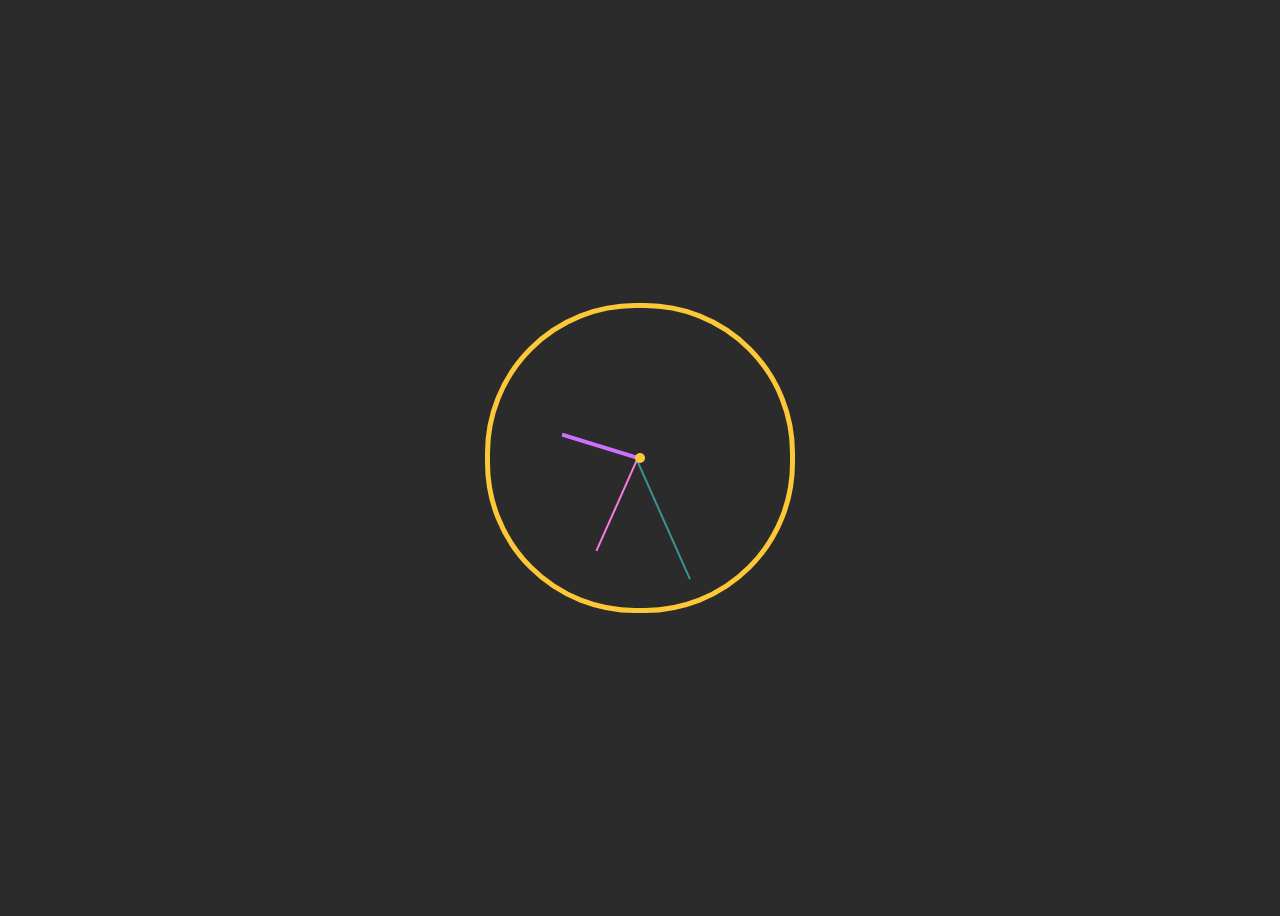
<file: analog_clock/index.html>
<!DOCTYPE html>
<html lang="en">
  <head>
    <meta charset="UTF-8" />
    <meta name="viewport" content="width=device-width, initial-scale=1.0" />
    <link rel="stylesheet" href="styles.css" />
    <title>Analog Clock</title>
  </head>
  <body>
    <main class="clock">
      <div id="seconds-hand"></div>
      <div id="minutes-hand"></div>
      <div id="hours-hand"></div>
      <div id="center"></div>
    </main>
    <script src="script.js"></script>
  </body>
</html>
</file>
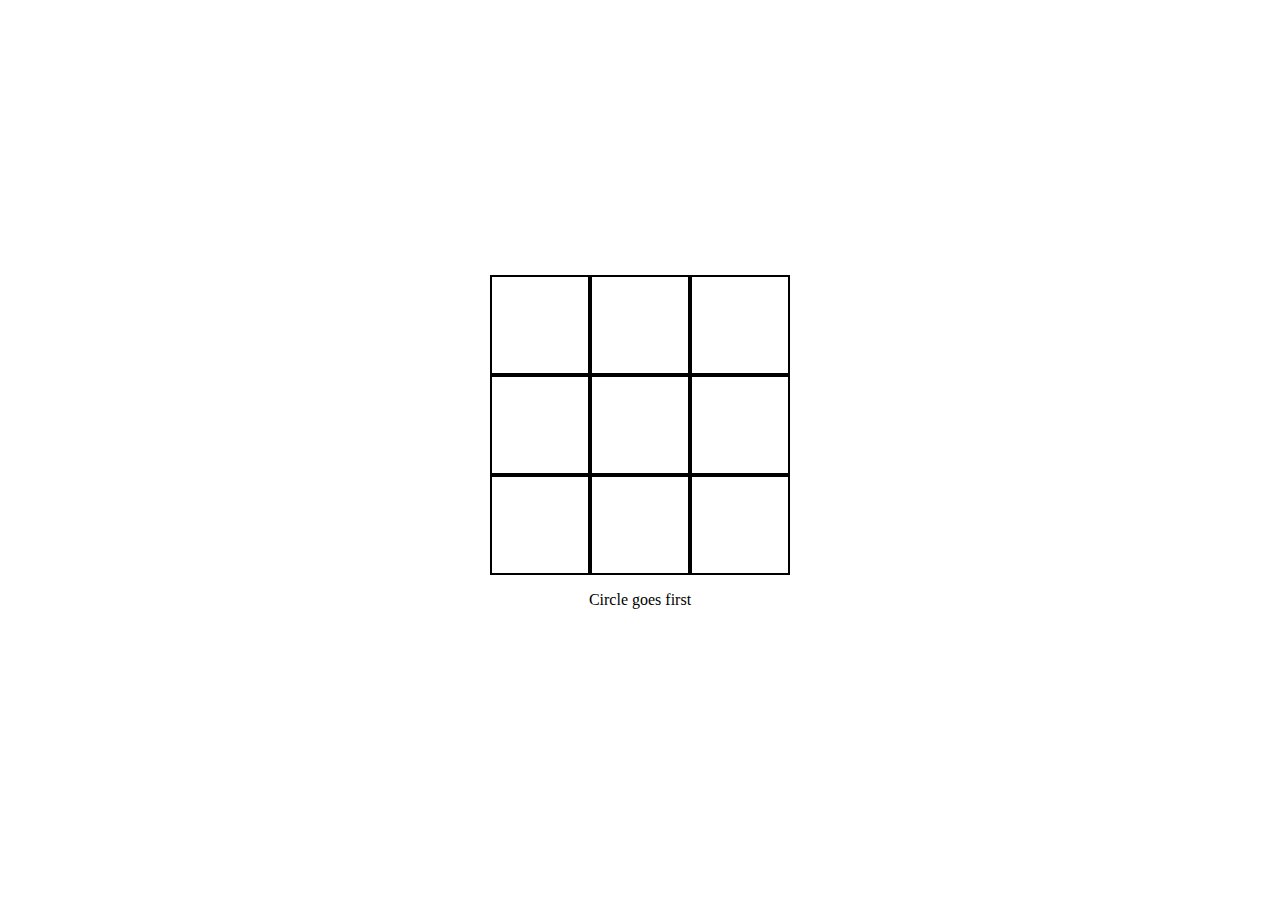
<file: tic-tac-toe/index.html>
<!DOCTYPE html>
<html lang="en">
<head>
 <meta charset="UTF-8">
 <meta name="viewport" content="width=device-width, initial-scale=1.0">
 <link rel="stylesheet" href="styles.css">
 <title>Tic-Tac Toe Game</title>
</head>
<body>
 <div id="gameboard"></div>
  <p id="info"></p>
  <script src="script.js"></script>
</body>
</html>
</file>
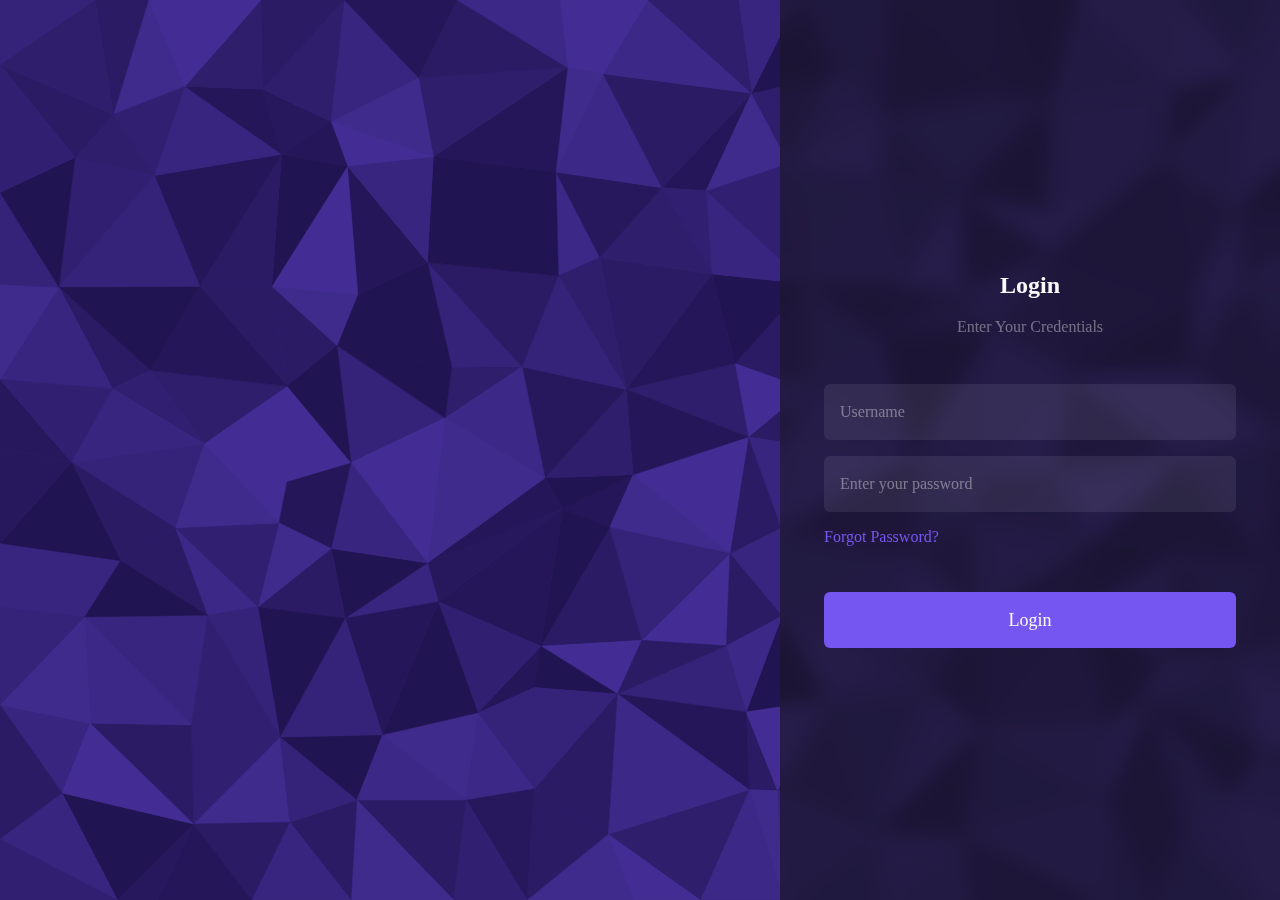
<file: css-logins/css-login-1/index.html>
<!DOCTYPE html>
<html lang="en">
  
    <meta charset="UTF-8" />
    <meta name="viewport" content="width=device-width, initial-scale=1.0" />
    <link href="styles.css" rel='stylesheet'/>
    <title>CSS Login 1</title>
  </head>
  <body>
    <main class="login-card">
      <h2>Login</h2>
      <h3>Enter Your Credentials</h3>
      <form action="" class="login-form">
        <input type="text" placeholder="Username" />
        <input type="password" placeholder="Enter your password" />
        <a href="https://website.com">Forgot Password?</a>
        <button type="submit">Login</button>
      </form>
    </main>
  </body>
</html>
</file>
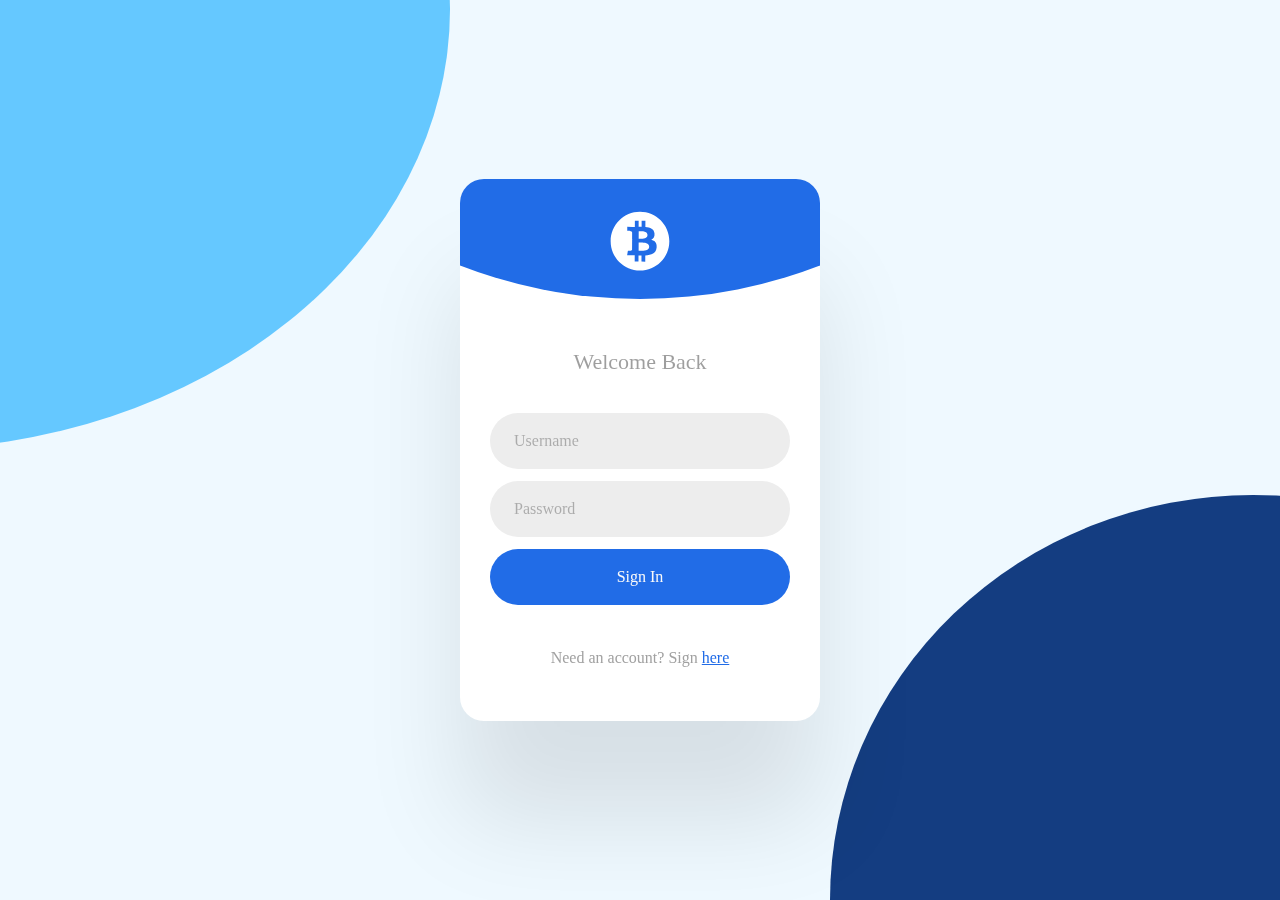
<file: css-logins/css-login-2/index.html>
<!DOCTYPE html>
<html lang="en">
<head>
 <meta charset="UTF-8">
 <meta name="viewport" content="width=device-width, initial-scale=1.0">
 <link rel="stylesheet" href="styles.css">
 <title>CSS Login 2</title>
</head>
<body>
 <main>
  <div class="background"></div>
  <div class="card">
   <img src="logo.svg" alt="" class="logo">
   <h2>Welcome Back</h2>
   <form action="" class="form">
    <input type="email" placeholder="Username">
    <input type="password" placeholder="Password">
    <button>Sign In</button>
   </form>

   <footer>
    Need an account? Sign 
    <a href="#">here</a>
   </footer>

  </div>
 </main>
</body>
</html>
</file>
<file: analog_clock/styles.css>
body {
  display: flex;
  justify-content: center;
  align-items: center;
  height: 100vh;
  background-color: rgb(43, 43, 43);
}

.clock {
  position: absolute;
  height: 300px;
  width: 300px;
  border-radius: 150px;
  border: 5px solid rgb(252, 200, 55);
}
#seconds-hand {
  position: absolute;
  height: 130px;
  width: 2px;
  background-color: rgb(70, 255, 255);
  left: 49.3%;
  bottom: 49.3%;
  opacity: 50%;
  transform-origin: 0 100%;
}
#minutes-hand {
  position: absolute;
  height: 100px;
  width: 2px;
  background-color: rgb(253, 120, 227);
  left: 49.3%;
  bottom: 49.3%;
  transform-origin: 0 100%;
}
#hours-hand {
  position: absolute;
  height: 80px;
  width: 4px;
  background-color: rgb(205, 112, 255);
  left: 49.3%;
  bottom: 49.3%;
  transform-origin: 0 100%; //This will make all transitions start from the center.
}
#center {
  position: absolute;
  height: 10px;
  width: 10px;
  border-radius: 50%;
  background-color: rgb(252, 200, 60);
  left: 48.3%;
  bottom: 48.3%;
}
</file>
<file: tic-tac-toe/styles.css>
body {
 margin: 0;
 padding: 0;
 display: flex;
 justify-content: center;
 align-items: center;
 flex-direction: column;
 height: 100vh;
}

#gameboard {
 height: 300px;
 width: 300px;
 background-color: black;
 display: flex;
 flex-wrap: wrap;
}


.square {
 width: 100px;
 height: 100px;
 background-color: white;
 border: 2px solid black;
 box-sizing: border-box;
 display: flex;
 justify-content: center;
 align-items: center;
}

.circle {
 width: 90px;
 height: 90px;
 border-radius: 50%;
 border: 16px solid blue;
 box-sizing: border-box;
}

.cross {
 height: 60px;
 width: 60px;
 position: relative;
}

.cross:before,
.cross:after {
 content: '';
 position: absolute;
 background-color: red;
 transform: rotate(45deg);
}

.cross:before {
 left: 50%;
 width: 30%;
 height: 100%;
 margin-left: -15%;
}

.cross:after {
 top: 50%;
 height: 30%;
 width: 100%;
 margin-top: -15%;

}
</file>
<file: css-logins/css-login-1/styles.css>
* {
  box-sizing: border-box;
}
:root {
  --color-primary: #7656f0;
}
@keyframes rotate {
  100% {
    background-position: 15% 50%;
  }
}
body {
  display: grid;
  place-items: center;
  margin: 0;
  height: 100vh;
  padding: 0 24px;
  background-color: var(--color-primary);
  background-image: url("background.svg");
  background-repeat: no-repeat;
  background-size: cover;
  font-family: "Euclid Circular A";
  color: #f9f9f9;
  animation: rotate 6s infinite alternate linear;
}

body::after {
 content: "";
 position: fixed;
 inset: 0;
 background: rgb(0 0 0 / 35%);
}

.login-card{
 position: relative;
 z-index: 3;
 width: 100%;
 margin: 0 20px;
 padding: 70px 30px 44px;
 border-radius: 20px;
 background: rgb(24 21 36 / 66%);
 backdrop-filter: blur(10px);
 text-align: center
}

@media (width>= 448px) {
  .login-card {
    margin: 0;
    width: 70%;
    min-width: 400px;
  }
}

@media (width>= 500px){
  body {
    padding: 0
  }
}

@media (width >= 628px){
 .login-card {
  position: fixed;
  top: 0;
  right: 0;
  bottom: 0;
  padding: 0 44px;
  width: 50%;
  max-width: 500px;
  min-width: auto;
  display: flex;
  border-radius: 0;
  flex-direction: column;
  justify-content: center;
 }
}

.logn-card > h2{
 font-size: 36px;
 font-weight: 400;
 margin: 0 0 12px;
}

.login-card > h3 {
  color: rgb(255 255 255 / 38%);
  margin: 0 0 48px;
  font-weight: 400;
  font-size: 16px;
}
.login-form {
 width: 100%;
 margin: 0;
 display: grid;
 gap: 16px
}

.login-form > :is(input, button) {
  width:100%;
  height: 56px;
  border-radius: 6px;
  border: 0
}
.login-form > input{
  color: rgb(255 255 255 / 96%);
  background-color: rgb(255 255 255 / 8%);
  font-family: inherit;
  font-size: 16px;
  padding: 0 16px;
}
.login-form > input:focus{
outline: var(--color-primary)
}
.login-form > input::placeholder{
  color: rgb(255 255 255 / 38%)
}
.login-form > button {
  cursor: pointer;
  width: 100%;
  height: 56px;
  padding: 0 16px;
  background: var(--color-primary);
  color: #F9F9F9;
  border:0;
  font-family: inherit;
  font-size: 18px;
  font-weight: 400;
  text-align: center;
  transition: all 0.375s;
}
.login-form > a {
  color: var(--color-primary);
  font-size: 16px;
  text-align: left;
  text-decoration: none;
  margin-bottom: 30px;
}
</file>
<file: css-logins/css-login-2/styles.css>
* {
 box-sizing: border-box;
}

body {
 display: grid;
 place-items: center;
 gap: 50px;
 margin: 0;
 height: 100vh;
 padding: 0 32px;
 background: #eff9ff;
 font-family: "Euclid Circular A", "Poppins";
}

@media (width >=500px) {
 body {
  padding: 0;
 }
}

.background {
 position: fixed;
 top: -50vmin;
 left: -50vmin;
 width: 100vmin;
 height: 100vmin;
 border-radius: 47% 53% 61% 39% / 45% 51% 49% 55%;
 background: #65C8FF;
}
.background::after {
 content: '';
 position: inherit;
 right: -50vmin;
 bottom: -55vmin;
 width: inherit;
 height: inherit;
 border-radius: inherit;
 background: #143D81;
}

.card {
 background: #FFF;
 overflow: hidden;
 position: relative;
 z-index: 3;
 width: 94%;
 margin: 0 20px;
 padding: 170px 30px 54px;
 border-radius: 24px;
 text-align: center;
 box-shadow: 0 100px 100px rgb(0 0 0 / 10%);
}

.card::before {
 content: "";
 position: absolute;
 top: -880px;
 left: 50%;
 translate: -50% 0;
 width: 1000px;
 height: 1000px;
 border-radius: 50%;
 background: #216CE7;
}

@media (width >=500px) {
 .card {
  margin: 0;
  width: 360px;
 }
}

.card .logo {
 position: absolute;
 top: 30px;
 left: 50%;
 translate: -50% 0;
 width: 64px;
 height: 64px;
}

.card>h2 {
 font-size: 22px;
 font-weight: 400;
 margin: 0 0 38px;
 color: rgb(0 0 0 / 38%);
}

.form {
 margin: 0 0 44px;
 display: grid;
 gap: 12px
}

.form :is(input, button) {
 width: 100%;
 height: 56px;
 border-radius: 28px;
 font-size: 16px;
 font-family: inherit;
}

.form>input {
 background: #EDEDED;
 border: 0;
 padding: 0 24px;
 color: #222;
}

.form>input::placeholder {
 color: rgb(0 0 0 / 28%);
 font-weight: 100;
}

.form>button {
 border: 0;
 color: #F9F9F9;
 background: #216CE7;

 display: grid;
 place-items: center;
 font-weight: 500;
 cursor: pointer;
}

.card>footer {
 color: #A1A1A1;
}
.card>footer>a {
 color: #216CE7;
}
</file>
